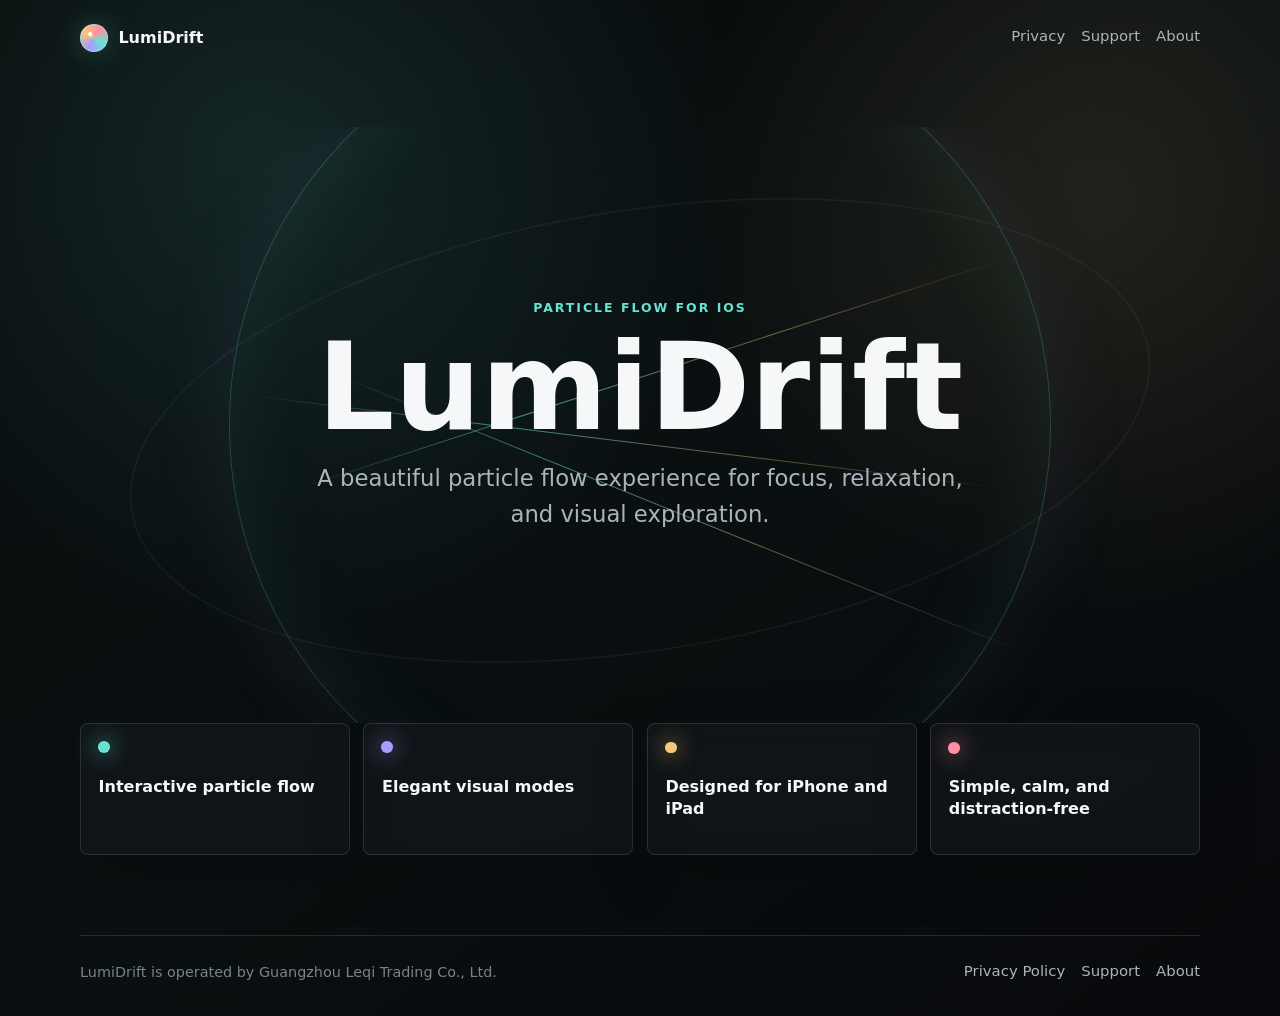
<file: index.html>
<!doctype html>
<html lang="en">
  <head>
    <meta charset="utf-8">
    <meta name="viewport" content="width=device-width, initial-scale=1">
    <meta name="description" content="LumiDrift is a beautiful particle flow experience for focus, relaxation, and visual exploration.">
    <title>LumiDrift</title>
    <link rel="canonical" href="https://lumidrift.app/">
    <link rel="stylesheet" href="assets/css/style.css">
  </head>
  <body>
    <div class="ambient" aria-hidden="true">
      <span class="particle particle-a"></span>
      <span class="particle particle-b"></span>
      <span class="particle particle-c"></span>
      <span class="particle particle-d"></span>
      <span class="particle particle-e"></span>
      <span class="particle particle-f"></span>
    </div>

    <header class="site-header">
      <a class="brand" href="./" aria-label="LumiDrift home">
        <span class="brand-mark" aria-hidden="true"></span>
        <span>LumiDrift</span>
      </a>
      <nav class="site-nav" aria-label="Primary navigation">
        <a href="privacy/index.html">Privacy</a>
        <a href="support/index.html">Support</a>
        <a href="about/index.html">About</a>
      </nav>
    </header>

    <main>
      <section class="hero" aria-labelledby="hero-title">
        <div class="hero-visual" aria-hidden="true">
          <span></span>
          <span></span>
          <span></span>
        </div>
        <div class="hero-copy">
          <p class="eyebrow">Particle flow for iOS</p>
          <h1 id="hero-title">LumiDrift</h1>
          <p class="hero-lede">A beautiful particle flow experience for focus, relaxation, and visual exploration.</p>
        </div>
      </section>

      <section class="feature-grid" aria-label="LumiDrift features">
        <article class="feature-card">
          <span class="feature-dot dot-teal" aria-hidden="true"></span>
          <h2>Interactive particle flow</h2>
        </article>
        <article class="feature-card">
          <span class="feature-dot dot-violet" aria-hidden="true"></span>
          <h2>Elegant visual modes</h2>
        </article>
        <article class="feature-card">
          <span class="feature-dot dot-gold" aria-hidden="true"></span>
          <h2>Designed for iPhone and iPad</h2>
        </article>
        <article class="feature-card">
          <span class="feature-dot dot-rose" aria-hidden="true"></span>
          <h2>Simple, calm, and distraction-free</h2>
        </article>
      </section>
    </main>

    <footer class="site-footer">
      <p>LumiDrift is operated by Guangzhou Leqi Trading Co., Ltd.</p>
      <nav aria-label="Footer navigation">
        <a href="privacy/index.html">Privacy Policy</a>
        <a href="support/index.html">Support</a>
        <a href="about/index.html">About</a>
      </nav>
    </footer>
  </body>
</html>
</file>
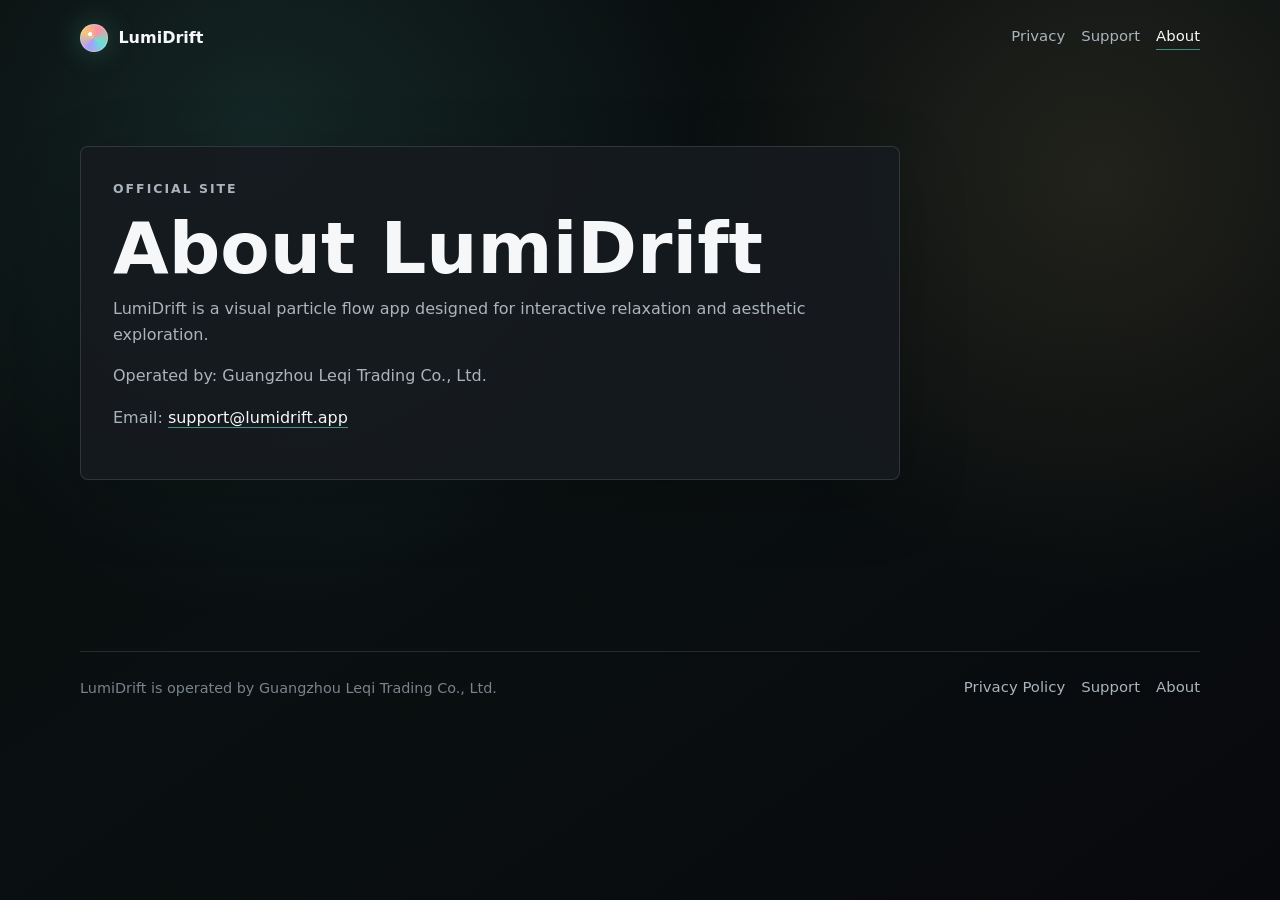
<file: about/index.html>
<!doctype html>
<html lang="en">
  <head>
    <meta charset="utf-8">
    <meta name="viewport" content="width=device-width, initial-scale=1">
    <meta name="description" content="About LumiDrift.">
    <title>About LumiDrift | LumiDrift</title>
    <link rel="canonical" href="https://lumidrift.app/about/">
    <link rel="stylesheet" href="../assets/css/style.css">
  </head>
  <body>
    <div class="ambient" aria-hidden="true">
      <span class="particle particle-a"></span>
      <span class="particle particle-d"></span>
      <span class="particle particle-f"></span>
    </div>

    <header class="site-header">
      <a class="brand" href="../" aria-label="LumiDrift home">
        <span class="brand-mark" aria-hidden="true"></span>
        <span>LumiDrift</span>
      </a>
      <nav class="site-nav" aria-label="Primary navigation">
        <a href="../privacy/index.html">Privacy</a>
        <a href="../support/index.html">Support</a>
        <a href="../about/index.html" aria-current="page">About</a>
      </nav>
    </header>

    <main class="content-page">
      <article class="policy-content">
        <p class="eyebrow">Official site</p>
        <h1>About LumiDrift</h1>
        <p>LumiDrift is a visual particle flow app designed for interactive relaxation and aesthetic exploration.</p>
        <p>Operated by: Guangzhou Leqi Trading Co., Ltd.</p>
        <p>Email: <a href="mailto:support@lumidrift.app">support@lumidrift.app</a></p>
      </article>
    </main>

    <footer class="site-footer">
      <p>LumiDrift is operated by Guangzhou Leqi Trading Co., Ltd.</p>
      <nav aria-label="Footer navigation">
        <a href="../privacy/index.html">Privacy Policy</a>
        <a href="../support/index.html">Support</a>
        <a href="../about/index.html">About</a>
      </nav>
    </footer>
  </body>
</html>
</file>
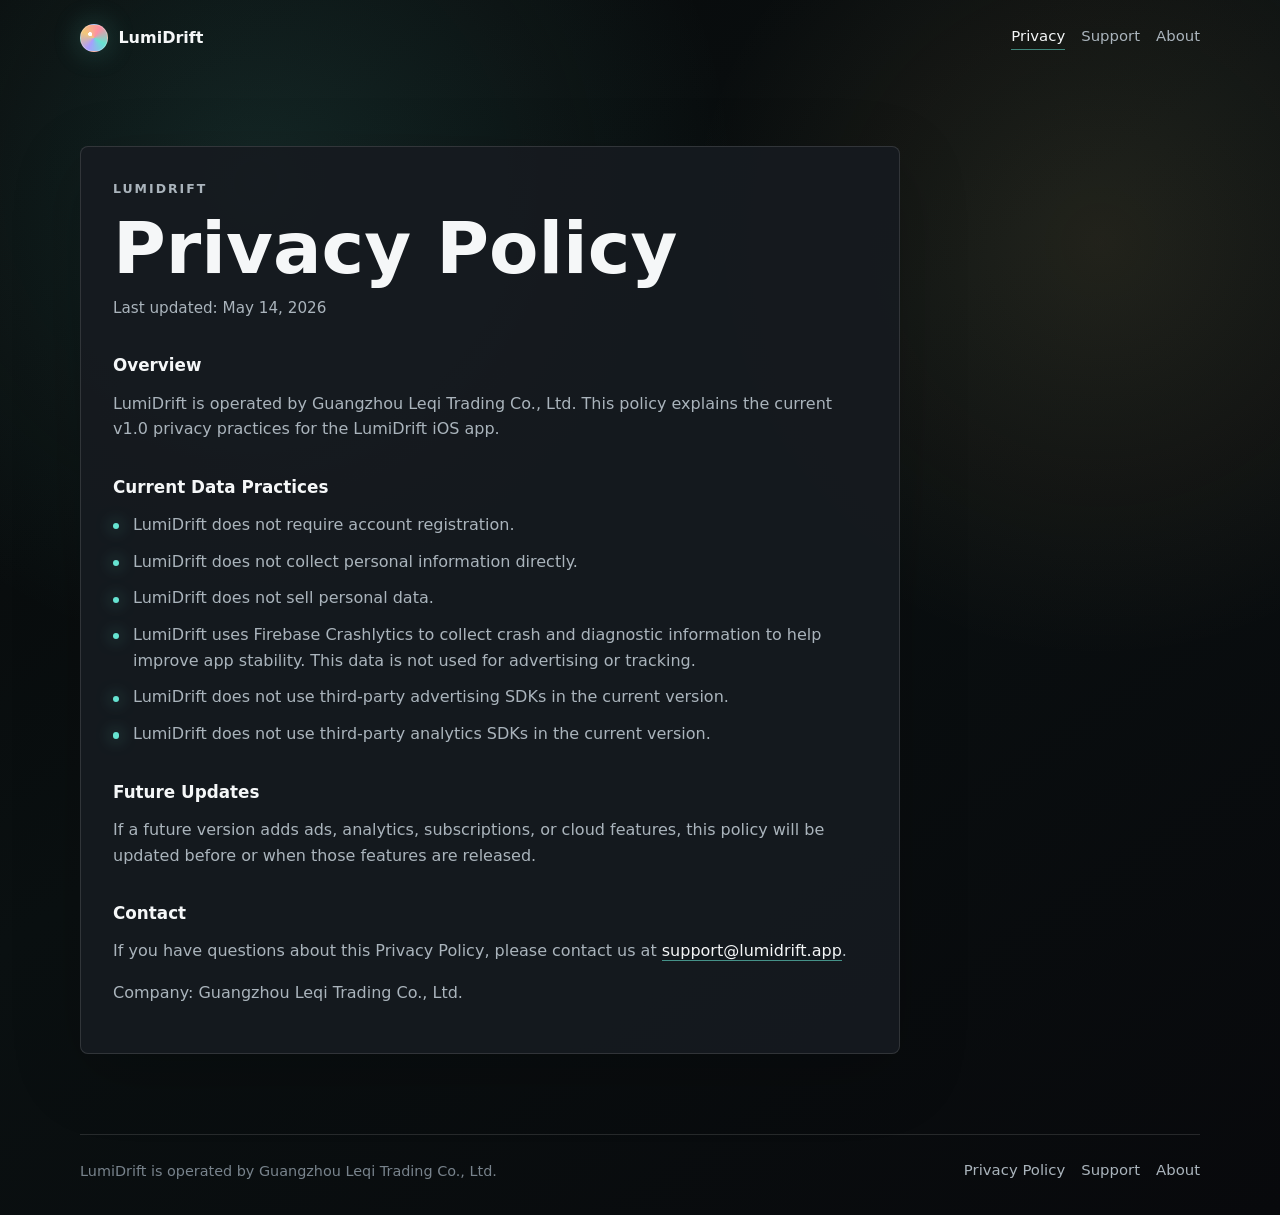
<file: privacy/index.html>
<!doctype html>
<html lang="en">
  <head>
    <meta charset="utf-8">
    <meta name="viewport" content="width=device-width, initial-scale=1">
    <meta name="description" content="Privacy Policy for LumiDrift.">
    <title>Privacy Policy | LumiDrift</title>
    <link rel="canonical" href="https://lumidrift.app/privacy/">
    <link rel="stylesheet" href="../assets/css/style.css">
  </head>
  <body>
    <div class="ambient" aria-hidden="true">
      <span class="particle particle-a"></span>
      <span class="particle particle-c"></span>
      <span class="particle particle-e"></span>
    </div>

    <header class="site-header">
      <a class="brand" href="../" aria-label="LumiDrift home">
        <span class="brand-mark" aria-hidden="true"></span>
        <span>LumiDrift</span>
      </a>
      <nav class="site-nav" aria-label="Primary navigation">
        <a href="../privacy/index.html" aria-current="page">Privacy</a>
        <a href="../support/index.html">Support</a>
        <a href="../about/index.html">About</a>
      </nav>
    </header>

    <main class="content-page">
      <article class="policy-content">
        <p class="eyebrow">LumiDrift</p>
        <h1>Privacy Policy</h1>
        <p class="updated">Last updated: May 14, 2026</p>

        <section aria-labelledby="privacy-overview">
          <h2 id="privacy-overview">Overview</h2>
          <p>LumiDrift is operated by Guangzhou Leqi Trading Co., Ltd. This policy explains the current v1.0 privacy practices for the LumiDrift iOS app.</p>
        </section>

        <section aria-labelledby="privacy-data">
          <h2 id="privacy-data">Current Data Practices</h2>
          <ul class="clean-list">
            <li>LumiDrift does not require account registration.</li>
            <li>LumiDrift does not collect personal information directly.</li>
            <li>LumiDrift does not sell personal data.</li>
            <li>LumiDrift uses Firebase Crashlytics to collect crash and diagnostic information to help improve app stability. This data is not used for advertising or tracking.</li>
            <li>LumiDrift does not use third-party advertising SDKs in the current version.</li>
            <li>LumiDrift does not use third-party analytics SDKs in the current version.</li>
          </ul>
        </section>

        <section aria-labelledby="privacy-updates">
          <h2 id="privacy-updates">Future Updates</h2>
          <p>If a future version adds ads, analytics, subscriptions, or cloud features, this policy will be updated before or when those features are released.</p>
        </section>

        <section aria-labelledby="privacy-contact">
          <h2 id="privacy-contact">Contact</h2>
          <p>If you have questions about this Privacy Policy, please contact us at <a href="mailto:support@lumidrift.app">support@lumidrift.app</a>.</p>
          <p>Company: Guangzhou Leqi Trading Co., Ltd.</p>
        </section>
      </article>
    </main>

    <footer class="site-footer">
      <p>LumiDrift is operated by Guangzhou Leqi Trading Co., Ltd.</p>
      <nav aria-label="Footer navigation">
        <a href="../privacy/index.html">Privacy Policy</a>
        <a href="../support/index.html">Support</a>
        <a href="../about/index.html">About</a>
      </nav>
    </footer>
  </body>
</html>
</file>
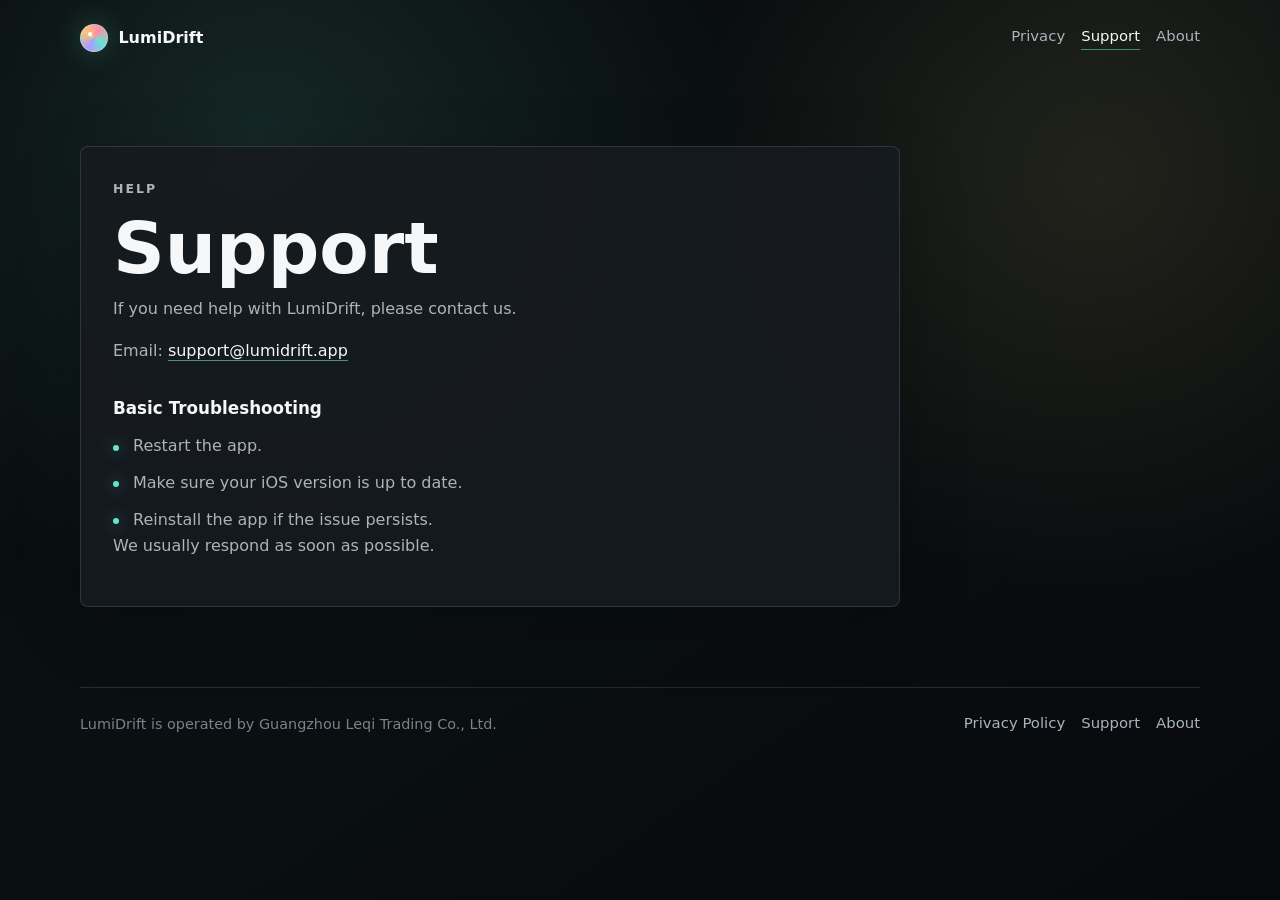
<file: support/index.html>
<!doctype html>
<html lang="en">
  <head>
    <meta charset="utf-8">
    <meta name="viewport" content="width=device-width, initial-scale=1">
    <meta name="description" content="Support information for LumiDrift.">
    <title>Support | LumiDrift</title>
    <link rel="canonical" href="https://lumidrift.app/support/">
    <link rel="stylesheet" href="../assets/css/style.css">
  </head>
  <body>
    <div class="ambient" aria-hidden="true">
      <span class="particle particle-b"></span>
      <span class="particle particle-d"></span>
      <span class="particle particle-f"></span>
    </div>

    <header class="site-header">
      <a class="brand" href="../" aria-label="LumiDrift home">
        <span class="brand-mark" aria-hidden="true"></span>
        <span>LumiDrift</span>
      </a>
      <nav class="site-nav" aria-label="Primary navigation">
        <a href="../privacy/index.html">Privacy</a>
        <a href="../support/index.html" aria-current="page">Support</a>
        <a href="../about/index.html">About</a>
      </nav>
    </header>

    <main class="content-page">
      <article class="policy-content">
        <p class="eyebrow">Help</p>
        <h1>Support</h1>
        <p>If you need help with LumiDrift, please contact us.</p>
        <p>Email: <a href="mailto:support@lumidrift.app">support@lumidrift.app</a></p>

        <section aria-labelledby="troubleshooting">
          <h2 id="troubleshooting">Basic Troubleshooting</h2>
          <ul class="clean-list">
            <li>Restart the app.</li>
            <li>Make sure your iOS version is up to date.</li>
            <li>Reinstall the app if the issue persists.</li>
          </ul>
        </section>

        <p>We usually respond as soon as possible.</p>
      </article>
    </main>

    <footer class="site-footer">
      <p>LumiDrift is operated by Guangzhou Leqi Trading Co., Ltd.</p>
      <nav aria-label="Footer navigation">
        <a href="../privacy/index.html">Privacy Policy</a>
        <a href="../support/index.html">Support</a>
        <a href="../about/index.html">About</a>
      </nav>
    </footer>
  </body>
</html>
</file>
<file: assets/css/style.css>
:root {
  color-scheme: dark;
  --bg: #070809;
  --panel: rgba(18, 22, 26, 0.78);
  --panel-strong: rgba(22, 27, 32, 0.92);
  --line: rgba(255, 255, 255, 0.12);
  --text: #f5f7f8;
  --muted: #aab4bc;
  --subtle: #78838c;
  --teal: #66e3d1;
  --violet: #a99cff;
  --gold: #f2c879;
  --rose: #ff8fa3;
  --max: 1120px;
}

* {
  box-sizing: border-box;
}

html {
  min-height: 100%;
  background: var(--bg);
}

body {
  min-height: 100vh;
  margin: 0;
  overflow-x: hidden;
  background:
    radial-gradient(circle at 20% 15%, rgba(102, 227, 209, 0.13), transparent 30rem),
    radial-gradient(circle at 86% 20%, rgba(242, 200, 121, 0.1), transparent 26rem),
    linear-gradient(145deg, #070809 0%, #0a1011 45%, #08090c 100%);
  color: var(--text);
  font-family: ui-sans-serif, system-ui, -apple-system, BlinkMacSystemFont, "Segoe UI", sans-serif;
  line-height: 1.6;
}

body::before {
  position: fixed;
  inset: 0;
  z-index: -3;
  pointer-events: none;
  content: "";
  background-image:
    radial-gradient(circle, rgba(255, 255, 255, 0.4) 0 1px, transparent 1.4px),
    radial-gradient(circle, rgba(102, 227, 209, 0.28) 0 1px, transparent 1.6px);
  background-position: 0 0, 44px 72px;
  background-size: 92px 92px, 128px 128px;
  mask-image: linear-gradient(to bottom, black, transparent 78%);
  opacity: 0.34;
}

a {
  color: inherit;
  text-decoration: none;
}

a:focus-visible,
button:focus-visible {
  outline: 2px solid var(--teal);
  outline-offset: 4px;
}

.ambient {
  position: fixed;
  inset: 0;
  z-index: -2;
  overflow: hidden;
  pointer-events: none;
}

.ambient::before,
.ambient::after {
  position: absolute;
  width: 62rem;
  height: 62rem;
  border: 1px solid rgba(255, 255, 255, 0.08);
  border-radius: 999px;
  content: "";
  filter: blur(0.2px);
  opacity: 0.42;
}

.ambient::before {
  top: -34rem;
  right: -28rem;
}

.ambient::after {
  bottom: -42rem;
  left: -34rem;
}

.particle {
  position: absolute;
  display: block;
  width: 0.42rem;
  height: 0.42rem;
  border-radius: 50%;
  box-shadow: 0 0 28px currentColor;
  opacity: 0.72;
}

.particle-a {
  top: 17%;
  left: 12%;
  color: var(--teal);
}

.particle-b {
  top: 31%;
  right: 18%;
  color: var(--gold);
}

.particle-c {
  top: 56%;
  left: 24%;
  color: var(--violet);
}

.particle-d {
  right: 10%;
  bottom: 28%;
  color: var(--rose);
}

.particle-e {
  right: 35%;
  bottom: 14%;
  color: var(--teal);
}

.particle-f {
  top: 72%;
  left: 7%;
  color: var(--gold);
}

.site-header,
.site-footer,
main {
  width: min(100% - 32px, var(--max));
  margin-inline: auto;
}

.site-header {
  display: flex;
  align-items: center;
  justify-content: space-between;
  gap: 1rem;
  padding: 1.1rem 0;
}

.brand {
  display: inline-flex;
  align-items: center;
  gap: 0.65rem;
  min-height: 2.5rem;
  color: var(--text);
  font-size: 1rem;
  font-weight: 700;
  letter-spacing: 0;
}

.brand-mark {
  width: 1.75rem;
  height: 1.75rem;
  border: 1px solid rgba(255, 255, 255, 0.28);
  border-radius: 50%;
  background:
    radial-gradient(circle at 35% 35%, #ffffff 0 0.12rem, transparent 0.14rem),
    conic-gradient(from 120deg, var(--teal), var(--violet), var(--gold), var(--rose), var(--teal));
  box-shadow: 0 0 28px rgba(102, 227, 209, 0.26);
}

.site-nav,
.site-footer nav {
  display: flex;
  flex-wrap: wrap;
  align-items: center;
  gap: 0.75rem 1rem;
}

.site-nav a,
.site-footer a {
  color: var(--muted);
  font-size: 0.93rem;
  transition: color 160ms ease, border-color 160ms ease;
}

.site-nav a {
  border-bottom: 1px solid transparent;
}

.site-nav a:hover,
.site-nav a[aria-current="page"],
.site-footer a:hover {
  color: var(--text);
  border-color: rgba(102, 227, 209, 0.55);
}

.hero {
  position: relative;
  display: grid;
  min-height: min(72vh, 680px);
  padding: 5rem 0 3rem;
  place-items: center;
}

.hero-copy {
  position: relative;
  z-index: 1;
  max-width: 760px;
  text-align: center;
}

.eyebrow {
  margin: 0 0 0.85rem;
  color: var(--teal);
  font-size: 0.78rem;
  font-weight: 700;
  letter-spacing: 0.16em;
  text-transform: uppercase;
}

h1,
h2,
p {
  margin-top: 0;
}

h1 {
  margin-bottom: 1rem;
  font-size: clamp(3.1rem, 12vw, 7.6rem);
  line-height: 0.92;
  letter-spacing: 0;
}

.hero-lede {
  max-width: 680px;
  margin: 0 auto;
  color: var(--muted);
  font-size: clamp(1.08rem, 2.6vw, 1.42rem);
}

.hero-visual {
  position: absolute;
  inset: 8% 0 0;
  overflow: hidden;
  pointer-events: none;
}

.hero-visual::before {
  position: absolute;
  inset: 14% 4% 12%;
  border: 1px solid rgba(255, 255, 255, 0.08);
  border-radius: 50%;
  content: "";
  filter: blur(0.2px);
  transform: rotate(-9deg);
}

.hero-visual::after {
  position: absolute;
  top: 50%;
  left: 50%;
  width: min(76vw, 820px);
  aspect-ratio: 1;
  border: 1px solid rgba(102, 227, 209, 0.24);
  border-radius: 50%;
  content: "";
  transform: translate(-50%, -50%) rotate(18deg);
  box-shadow:
    inset 0 0 90px rgba(102, 227, 209, 0.08),
    0 0 90px rgba(169, 156, 255, 0.08);
}

.hero-visual span {
  position: absolute;
  left: 50%;
  width: min(70vw, 760px);
  height: 1px;
  background: linear-gradient(90deg, transparent, rgba(102, 227, 209, 0.75), rgba(242, 200, 121, 0.55), transparent);
  opacity: 0.75;
  transform-origin: left center;
}

.hero-visual span:nth-child(1) {
  top: 42%;
  transform: rotate(-18deg) translateX(-48%);
}

.hero-visual span:nth-child(2) {
  top: 53%;
  transform: rotate(7deg) translateX(-52%);
}

.hero-visual span:nth-child(3) {
  top: 62%;
  transform: rotate(22deg) translateX(-45%);
}

.feature-grid {
  display: grid;
  grid-template-columns: repeat(4, 1fr);
  gap: 0.85rem;
  padding: 0 0 5rem;
}

.feature-card {
  min-height: 132px;
  padding: 1.1rem;
  border: 1px solid var(--line);
  border-radius: 8px;
  background: var(--panel);
  box-shadow: 0 20px 60px rgba(0, 0, 0, 0.18);
  backdrop-filter: blur(16px);
}

.feature-card h2 {
  max-width: 14rem;
  margin: 1.45rem 0 0;
  font-size: 1rem;
  line-height: 1.35;
  letter-spacing: 0;
}

.feature-dot {
  display: block;
  width: 0.72rem;
  height: 0.72rem;
  border-radius: 50%;
  box-shadow: 0 0 22px currentColor;
}

.dot-teal {
  color: var(--teal);
  background: var(--teal);
}

.dot-violet {
  color: var(--violet);
  background: var(--violet);
}

.dot-gold {
  color: var(--gold);
  background: var(--gold);
}

.dot-rose {
  color: var(--rose);
  background: var(--rose);
}

.content-page {
  display: grid;
  min-height: 64vh;
  padding: 4.4rem 0 5rem;
  align-items: start;
}

.policy-content {
  max-width: 820px;
  padding: 2rem;
  border: 1px solid var(--line);
  border-radius: 8px;
  background: var(--panel-strong);
  box-shadow: 0 20px 70px rgba(0, 0, 0, 0.2);
}

.policy-content h1 {
  margin-bottom: 0.75rem;
  font-size: clamp(2.25rem, 8vw, 4.5rem);
  line-height: 1;
}

.policy-content h2 {
  margin: 2rem 0 0.7rem;
  font-size: 1.05rem;
  letter-spacing: 0;
}

.policy-content p {
  color: var(--muted);
}

.policy-content a,
.text-link {
  color: var(--text);
  border-bottom: 1px solid rgba(102, 227, 209, 0.6);
}

.updated {
  color: var(--subtle);
  font-size: 0.95rem;
}

.clean-list {
  display: grid;
  gap: 0.7rem;
  margin: 0;
  padding: 0;
  color: var(--muted);
  list-style: none;
}

.clean-list li {
  position: relative;
  padding-left: 1.25rem;
}

.clean-list li::before {
  position: absolute;
  top: 0.7rem;
  left: 0;
  width: 0.38rem;
  height: 0.38rem;
  border-radius: 50%;
  background: var(--teal);
  content: "";
  box-shadow: 0 0 16px rgba(102, 227, 209, 0.7);
}

.site-footer {
  display: flex;
  align-items: center;
  justify-content: space-between;
  gap: 1rem;
  padding: 1.5rem 0 2rem;
  border-top: 1px solid var(--line);
}

.site-footer p {
  margin: 0;
  color: var(--subtle);
  font-size: 0.9rem;
}

@media (max-width: 860px) {
  .site-header,
  .site-footer {
    align-items: flex-start;
    flex-direction: column;
  }

  .hero {
    min-height: 64vh;
    padding-top: 4rem;
  }

  .feature-grid {
    grid-template-columns: repeat(2, 1fr);
  }
}

@media (max-width: 560px) {
  .site-header,
  .site-footer,
  main {
    width: min(100% - 24px, var(--max));
  }

  .site-nav {
    gap: 0.6rem 0.85rem;
  }

  .hero {
    min-height: 62vh;
    padding: 3.2rem 0 2.4rem;
    place-items: center start;
  }

  .hero-copy {
    text-align: left;
  }

  h1 {
    font-size: clamp(3rem, 18vw, 4.6rem);
  }

  .hero-visual::after {
    width: 112vw;
  }

  .feature-grid {
    grid-template-columns: 1fr;
    padding-bottom: 3.5rem;
  }

  .feature-card {
    min-height: 104px;
  }

  .content-page {
    padding: 3rem 0 3.5rem;
  }

  .policy-content {
    padding: 1.25rem;
  }
}

@media (prefers-reduced-motion: reduce) {
  *,
  *::before,
  *::after {
    scroll-behavior: auto !important;
  }
}
</file>
